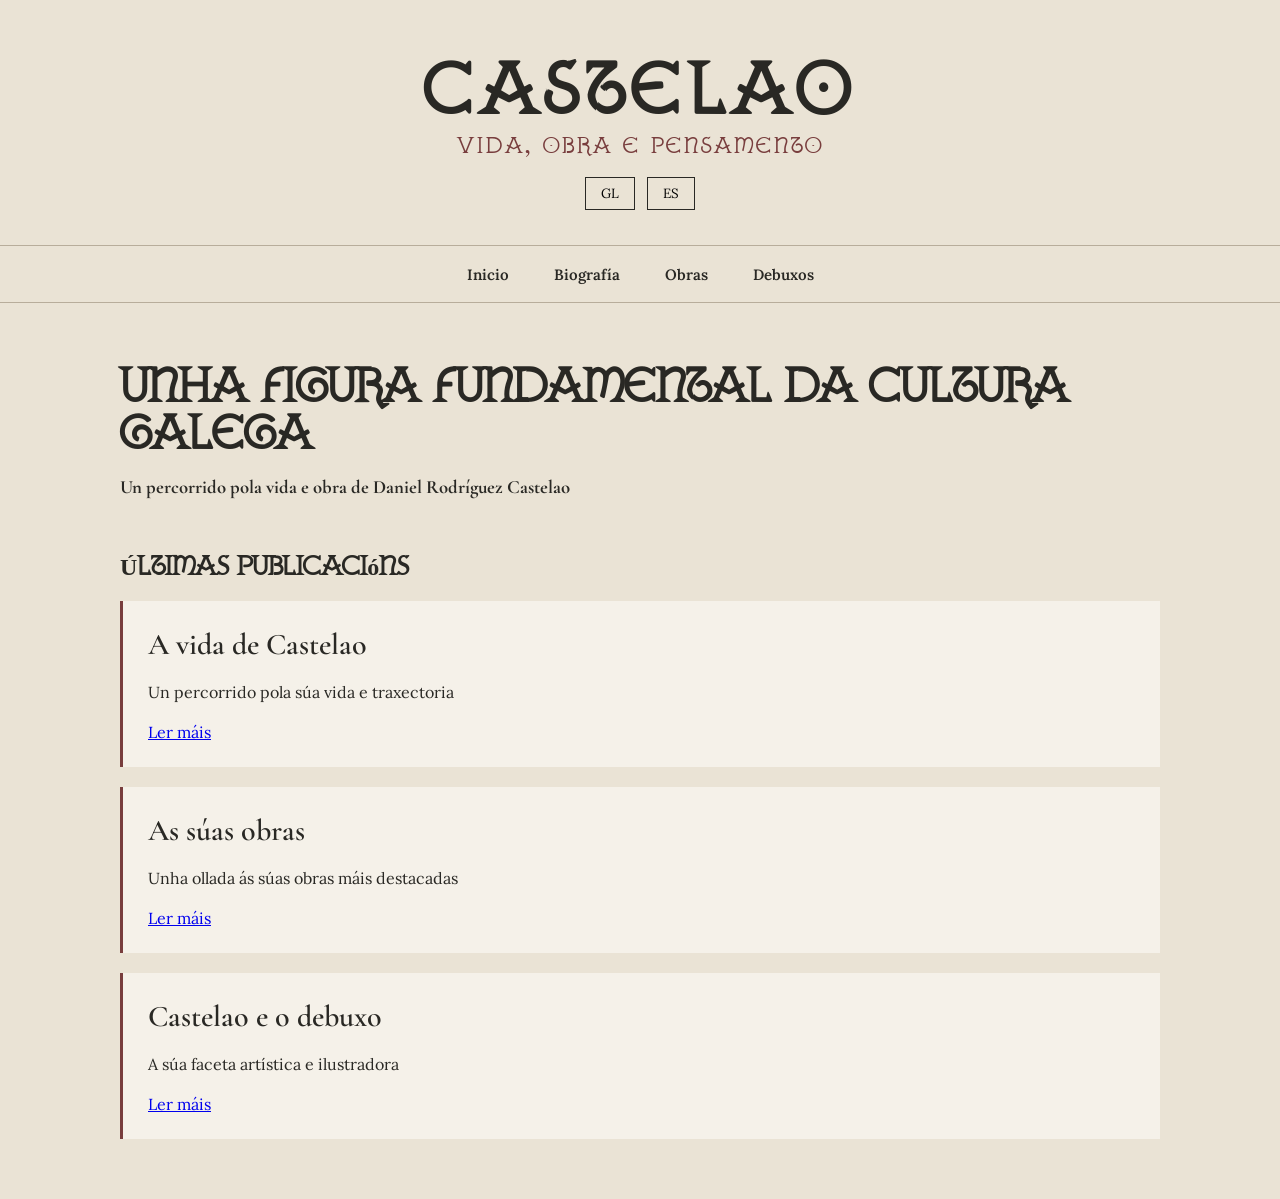
<file: index.html>
<!DOCTYPE html>
<html lang="gl">

<head>
    <meta charset="UTF-8">
    <meta name="viewport" content="width=device-width, initial-scale=1.0">
    <title>Castelao | Vida, obra e pensamento</title>
    <link rel="stylesheet" href="css/styles.css">
    <script src="js/script.js" defer></script>
</head>

<body>
    <header>
        <h1>CASTELAO</h1>
        <h2 data-i18n="subtitulo">Vida, obra e pensamento</h2>

        <div class="language-selector">
            <button id="lang-gl">GL</button>
            <button id="lang-es">ES</button>
        </div>
    </header>

    <nav>
        <ul>
            <li><a href="index.html" data-i18n="inicio">Inicio</a></li>
            <li><a href="historia.html" data-i18n="biografia">Biografía</a></li>
            <li><a href="obras.html" data-i18n="obras">Obras</a></li>
            <li><a href="debuxos.html" data-i18n="debuxos">Debuxos</a></li>
        </ul>
    </nav>

    <main>
        <h2 data-i18n="titulo_inicio">
            Unha figura fundamental da cultura galega
        </h2>

        <h3 data-i18n="descripcion_inicio">
            Un percorrido pola vida e obra de Daniel Rodríguez Castelao
        </h3>

        <section>
            <h2 data-i18n="ultimas_publicaciones">
                Últimas publicacións
            </h2>

            <article>
                <h3 data-i18n="articulo_historia">A vida de Castelao</h3>
                <p data-i18n="descripcion_historia">
                    Un percorrido pola súa vida e traxectoria
                </p>
                <a href="historia.html" data-i18n="leer_mas">Ler máis</a>
            </article>

            <article>
                <h3 data-i18n="articulo_obras">As súas obras</h3>
                <p data-i18n="descripcion_obras">
                    Unha ollada ás súas obras máis destacadas
                </p>
                <a href="obras.html" data-i18n="leer_mas">Ler máis</a>
            </article>

            <article>
                <h3 data-i18n="articulo_debuxos">Castelao e o debuxo</h3>
                <p data-i18n="descripcion_debuxos">
                    A súa faceta artística e ilustradora
                </p>
                <a href="debuxos.html" data-i18n="leer_mas">Ler máis</a>
            </article>
        </section>
    </main>
</body>

</html>
</file>
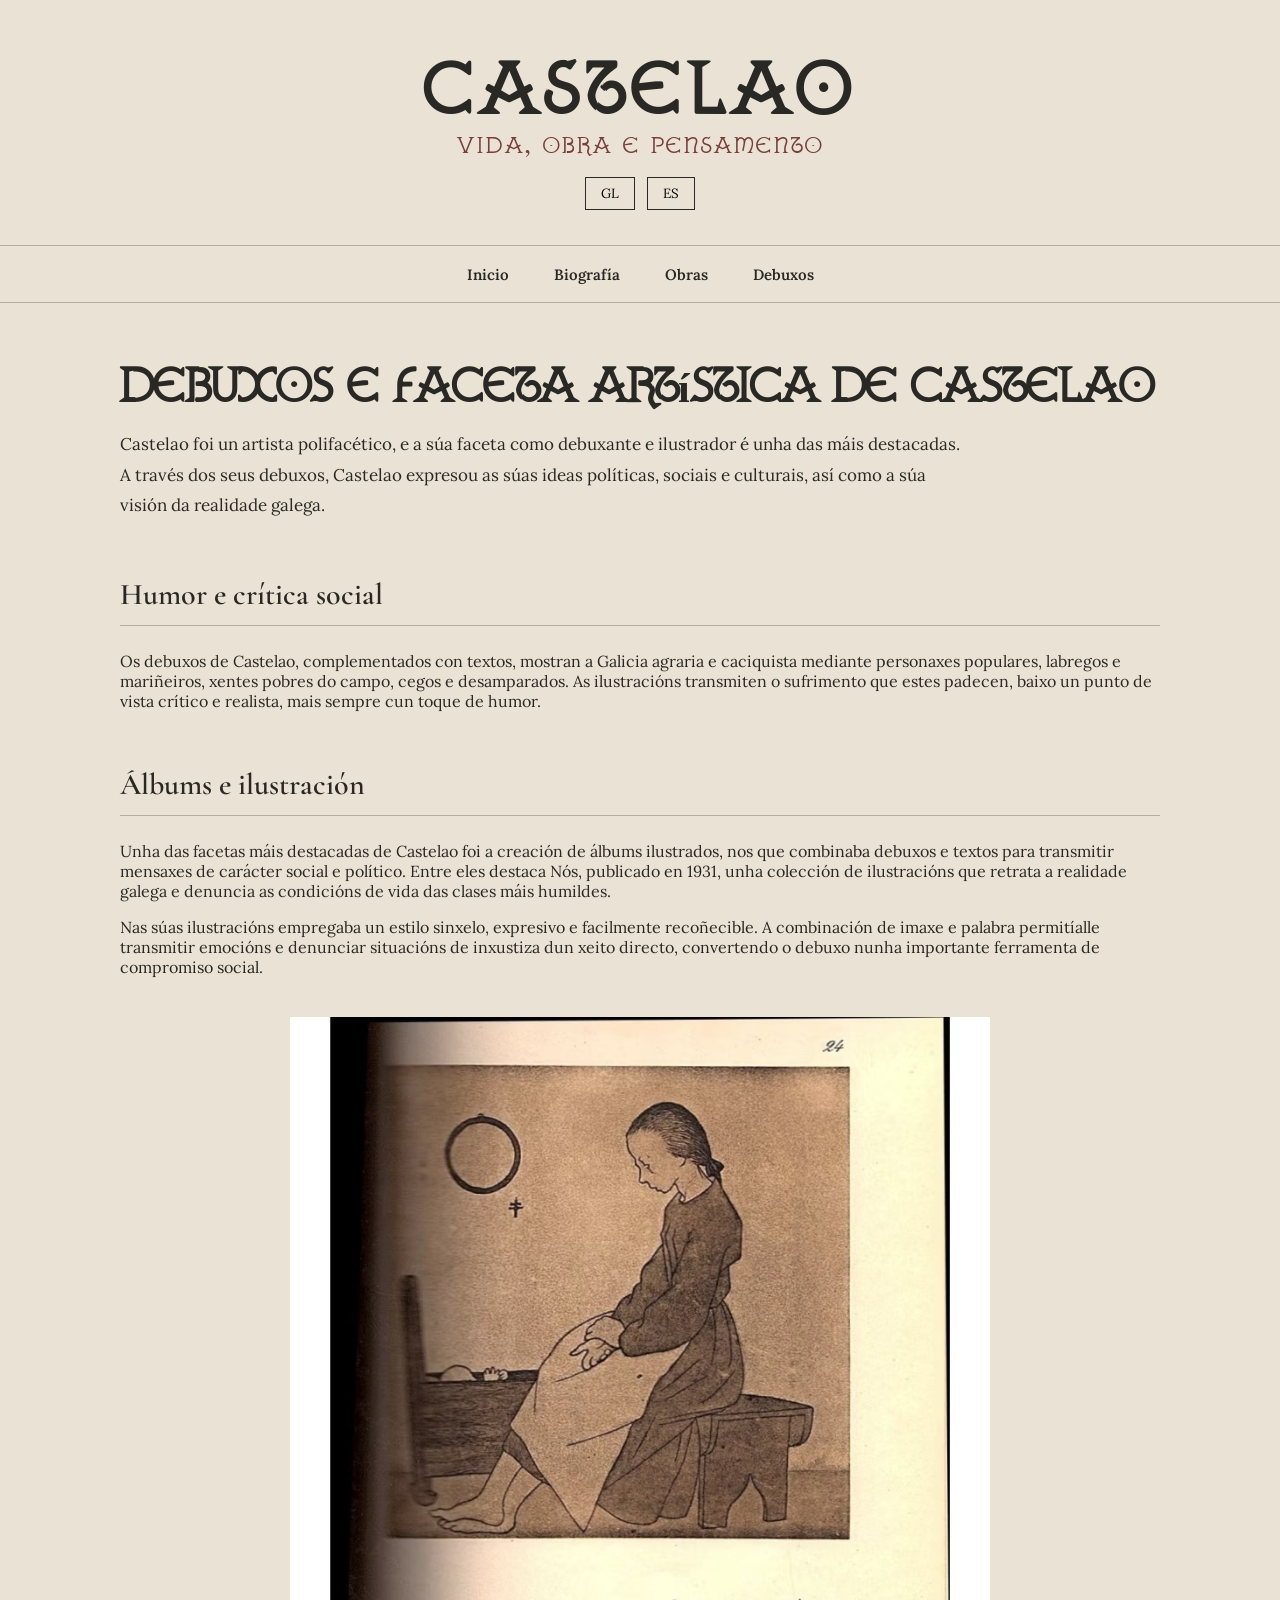
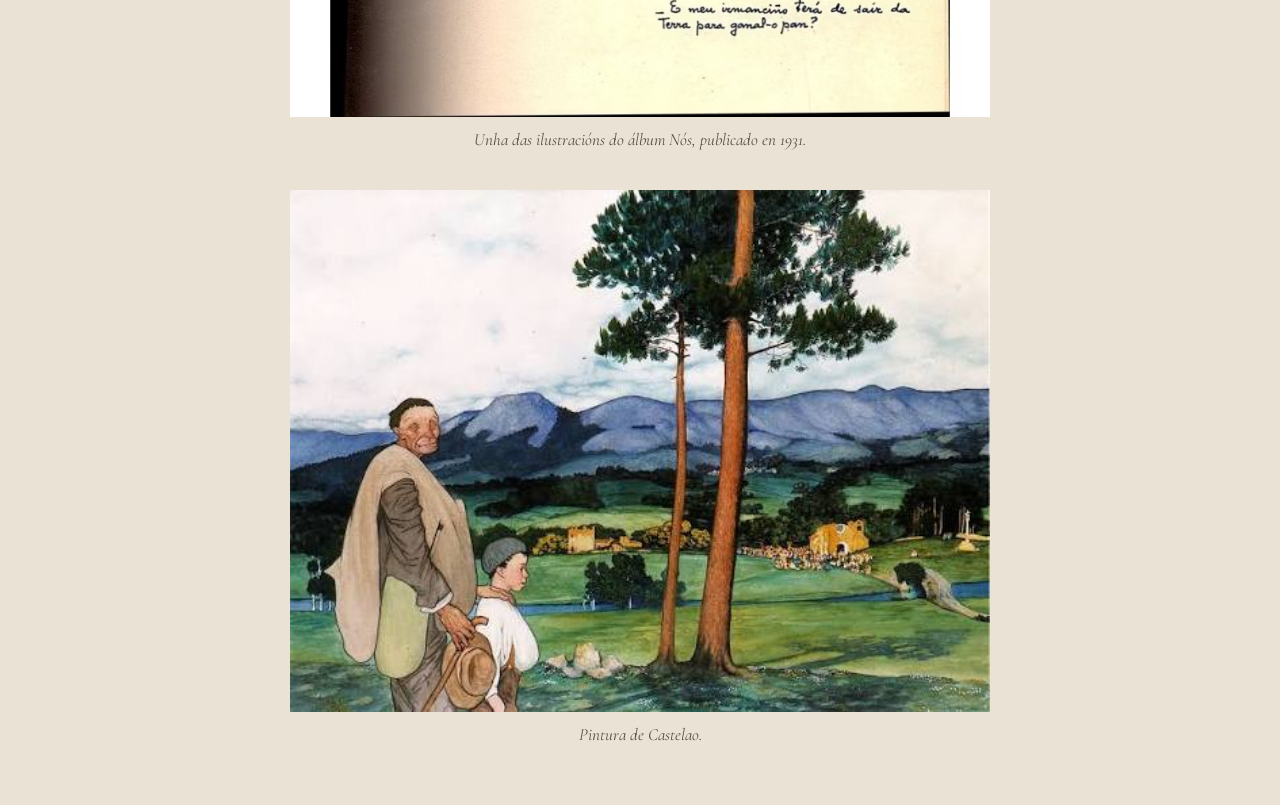
<file: debuxos.html>
<!DOCTYPE html>
<html lang="gl">

<head>
    <meta charset="UTF-8">
    <meta name="viewport" content="width=device-width, initial-scale=1.0">
    <title>Debuxos | Castelao</title>
    <link rel="stylesheet" href="css/styles.css">
    <script src="js/script.js" defer></script>
</head>

<body>

    <header>
        <h1>CASTELAO</h1>
        <h2 data-i18n="subtitulo">Vida, obra e pensamento</h2>

        <div class="language-selector">
            <button id="lang-gl">GL</button>
            <button id="lang-es">ES</button>
        </div>
    </header>

    <nav>
        <ul>
            <li><a href="index.html" data-i18n="inicio">Inicio</a></li>
            <li><a href="historia.html" data-i18n="biografia">Biografía</a></li>
            <li><a href="obras.html" data-i18n="obras">Obras</a></li>
            <li><a href="debuxos.html" data-i18n="debuxos">Debuxos</a></li>
        </ul>
    </nav>

    <main>
        <h2 data-i18n="debuxos_titulo">
            Debuxos e faceta artística de Castelao
        </h2>

        <p data-i18n="debuxos_intro">
            Castelao foi un artista polifacético, e a súa faceta como debuxante e ilustrador é unha das máis destacadas. A través dos seus debuxos, Castelao expresou as súas ideas políticas, sociais e culturais, así como a súa visión da realidade galega.
        </p>

        <section>
            <h3 data-i18n="humor_titulo">
                Humor e crítica social
            </h3>

            <p data-i18n="humor_p1">
                Os debuxos de Castelao, complementados con textos, mostran a Galicia agraria e caciquista mediante personaxes populares, labregos e mariñeiros, xentes pobres do campo, cegos e desamparados. As ilustracións transmiten o sufrimento que estes padecen, baixo un punto de vista crítico e realista, mais sempre cun toque de humor.
            </p>
        </section>

        <section>
            <h3 data-i18n="albumes_titulo">
                Álbums e ilustración
            </h3>

            <p data-i18n="albumes_p1">
                Unha das facetas máis destacadas de Castelao foi a creación de álbums ilustrados, nos que combinaba debuxos e textos para transmitir mensaxes de carácter social e político. Entre eles destaca Nós, publicado en 1931, unha colección de ilustracións que retrata a realidade galega e denuncia as condicións de vida das clases máis humildes.
            </p>

            <p data-i18n="albumes_p2">
                Nas súas ilustracións empregaba un estilo sinxelo, expresivo e facilmente recoñecible. A combinación de imaxe e palabra permitíalle transmitir emocións e denunciar situacións de inxustiza dun xeito directo, convertendo o debuxo nunha importante ferramenta de compromiso social.
            </p>

            <figure>
                <img src="img/castelao-nos.jpg" alt="Ilustración de Castelao pertencente ao álbum Nós">
                <figcaption data-i18n="albumes_caption">
                    Unha das ilustracións do álbum Nós, publicado en 1931.
                </figcaption>
            </figure>
            <figure>
                <img src="img/castelao-pintura.jpg" alt="Pintura de Castelao">
                <figcaption data-i18n="albumes_caption">
                    Pintura de Castelao.
                </figcaption>
            </figure>
        </section>

    </main>

</body>

</html>
</file>
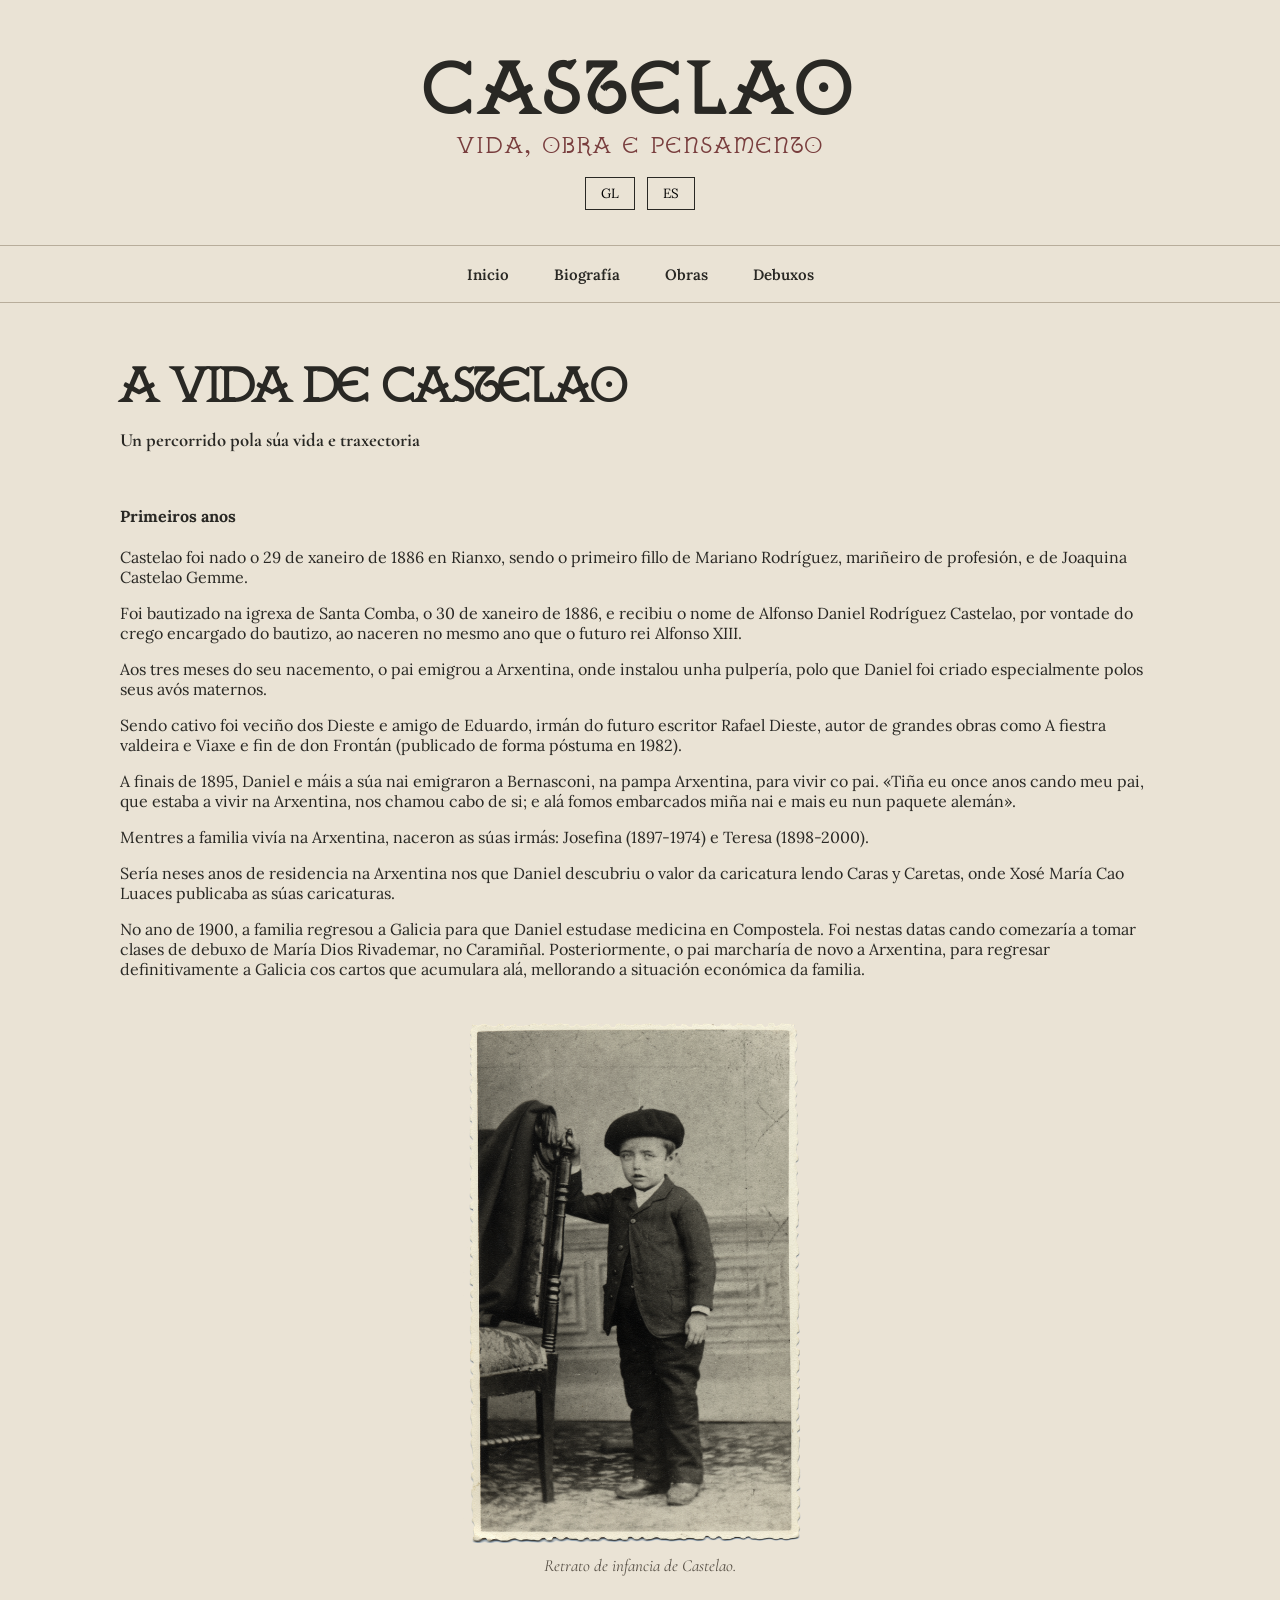
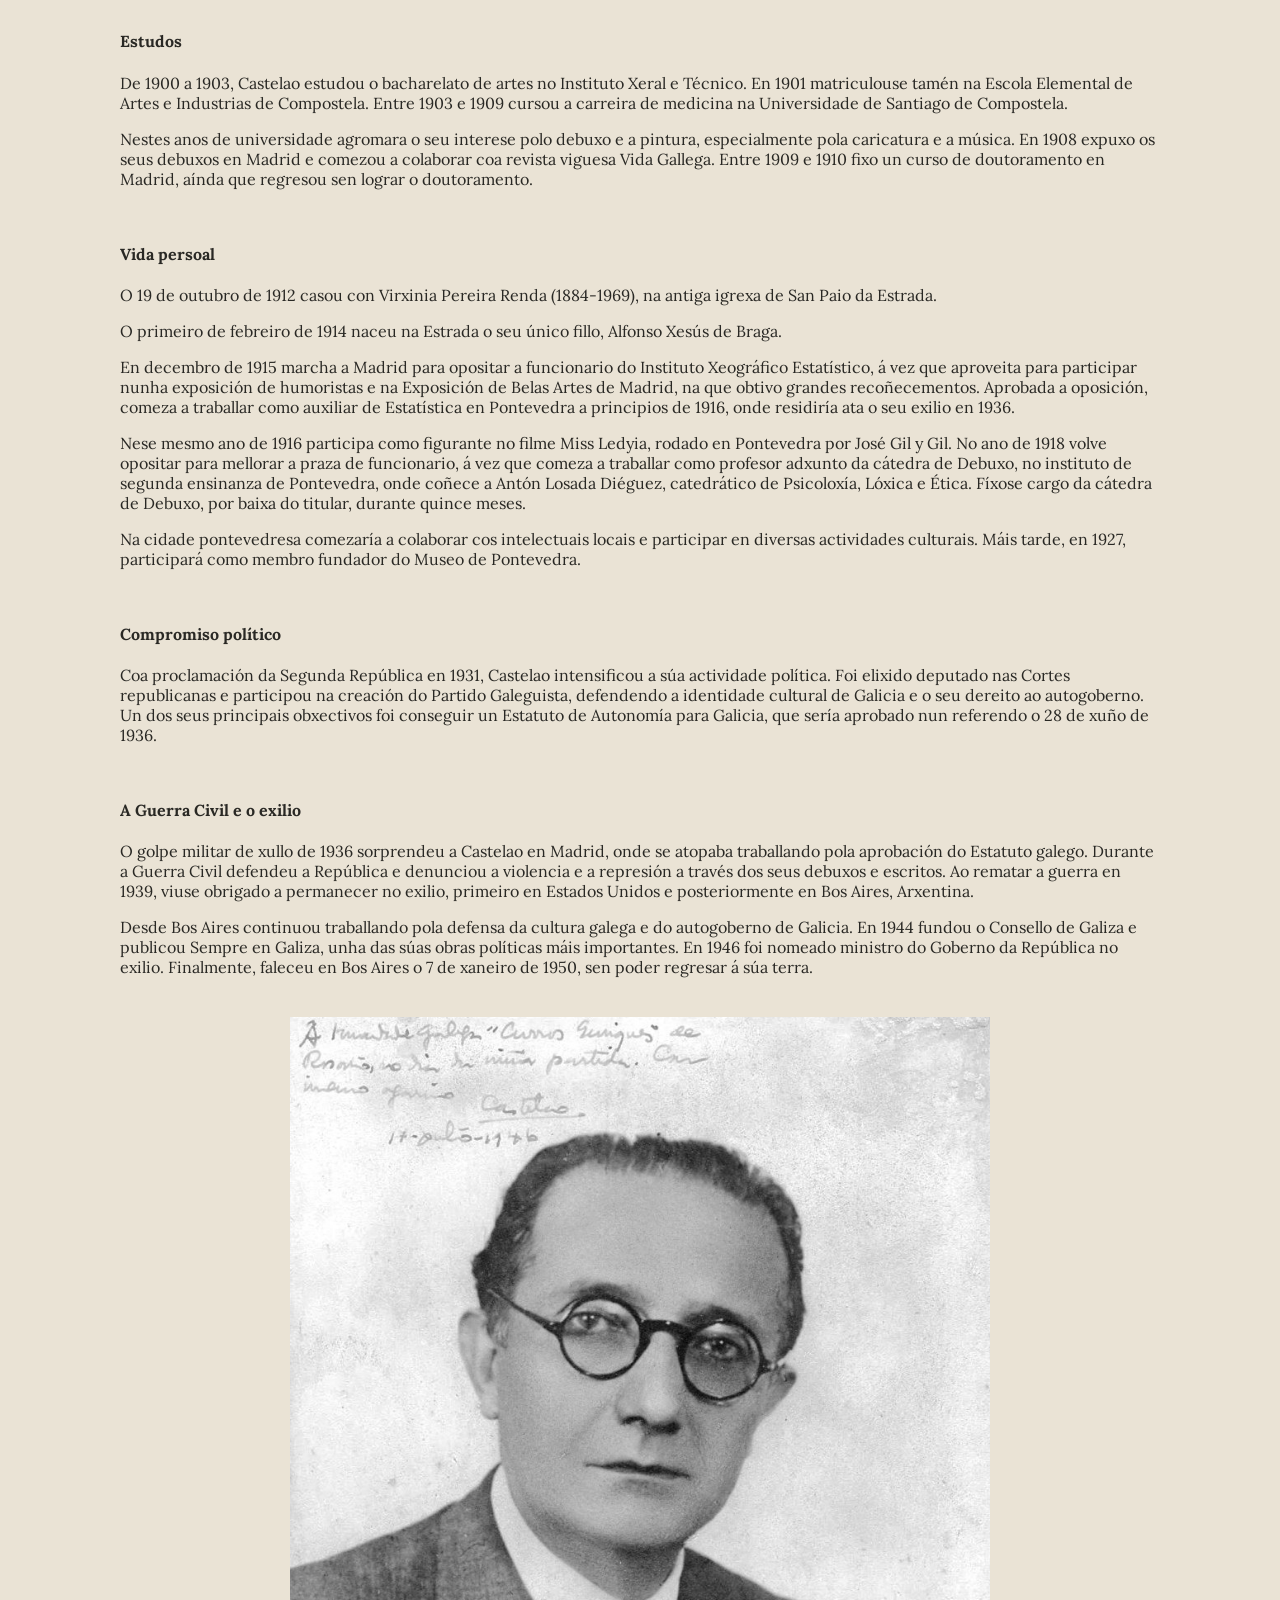
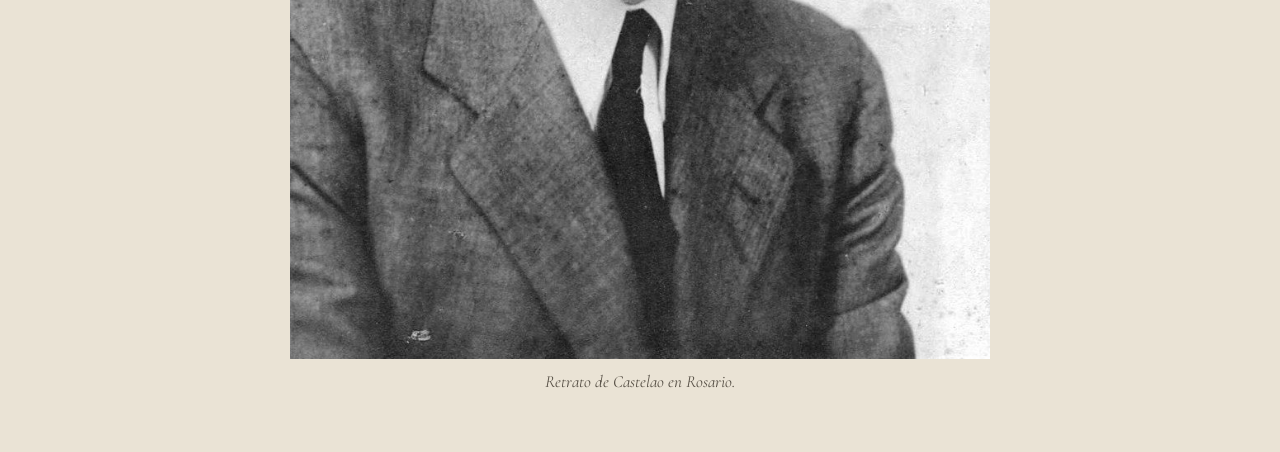
<file: historia.html>
<!DOCTYPE html>
<html lang="gl">

<head>
    <meta charset="UTF-8">
    <meta name="viewport" content="width=device-width, initial-scale=1.0">
    <title>Historia | Castelao</title>
    <link rel="stylesheet" href="css/styles.css">
    <script src="js/script.js" defer></script>
</head>

<body>

    <header>
        <h1>CASTELAO</h1>
        <h2 data-i18n="subtitulo">Vida, obra e pensamento</h2>

        <div class="language-selector">
            <button id="lang-gl">GL</button>
            <button id="lang-es">ES</button>
        </div>
    </header>

    <nav>
        <ul>
            <li><a href="index.html" data-i18n="inicio">Inicio</a></li>
            <li><a href="historia.html" data-i18n="biografia">Biografía</a></li>
            <li><a href="obras.html" data-i18n="obras">Obras</a></li>
            <li><a href="debuxos.html" data-i18n="debuxos">Debuxos</a></li>
        </ul>
    </nav>

    <main>
        <h2 data-i18n="historia_titulo">A vida de Castelao</h2>

        <h3 data-i18n="historia_descripcion">
            Un percorrido pola súa vida e traxectoria
        </h3>

        <section>
            <h4 data-i18n="primeiros_anos">Primeiros anos</h4>

            <p data-i18n="historia_p1">
                Castelao foi nado o 29 de xaneiro de 1886 en Rianxo, sendo o primeiro fillo de Mariano Rodríguez, mariñeiro de profesión, e de Joaquina Castelao Gemme.
            </p>

            <p data-i18n="historia_p2">
                Foi bautizado na igrexa de Santa Comba, o 30 de xaneiro de 1886, e recibiu o nome de Alfonso Daniel Rodríguez Castelao, por vontade do crego encargado do bautizo, ao naceren no mesmo ano que o futuro rei Alfonso XIII.
            </p>

            <p data-i18n="historia_p3">
                Aos tres meses do seu nacemento, o pai emigrou a Arxentina, onde instalou unha pulpería, polo que Daniel foi criado especialmente polos seus avós maternos.
            </p>

            <p data-i18n="historia_p4">
                Sendo cativo foi veciño dos Dieste e amigo de Eduardo, irmán do futuro escritor Rafael Dieste, autor de grandes obras como "A fiestra valdeira" e "Viaxe e fin de don Frontán" (publicado de forma póstuma en 1982).
            </p>

            <p data-i18n="historia_p5">
                A finais de 1895, Daniel e máis a súa nai emigraron a Bernasconi, na pampa Arxentina, para vivir co pai. "Tiña eu once anos cando meu pai, que estaba a vivir na Arxentina, nos chamou cabo de si; e alá fomos embarcados miña nai e mais eu nun paquete alemán".
            </p>

            <p data-i18n="historia_p6">
                Mentres a familia vivía na Arxentina, naceron as súas irmás: Josefina (1897-1974) e Teresa (1898-2000).
            </p>

            <p data-i18n="historia_p7">
                Sería neses anos de residencia na Arxentina nos que Daniel descubriu o valor da caricatura lendo "Caras y Caretas", onde Xosé María Cao Luaces publicaba as súas caricaturas.
            </p>

            <p data-i18n="historia_p8">
                No ano de 1900, a familia regresou a Galicia para que Daniel estudase medicina en Compostela. Foi nestas datas cando comezaría a tomar clases de debuxo de María Dios Rivademar, no Caramiñal. Posteriormente, o pai marcharía de novo a Arxentina, para regresar definitivamente a Galicia cos cartos que acumulara alá, mellorando a situación económica da familia.
            </p>
            <figure>
                <img src="img/castelao-neno.jpg" alt="Retrato de Castelao de neno">
                <figcaption data-i18n="albumes_caption">
                    Retrato de infancia de Castelao.
                </figcaption>
            </figure>
        </section>

        <section>
            <h4 data-i18n="estudos">Estudos</h4>

            <p data-i18n="estudos_p1">
                De 1900 a 1903, Castelao estudou o bacharelato de artes no Instituto Xeral e Técnico. En 1901 matriculouse tamén na Escola Elemental de Artes e Industrias de Compostela. Entre 1903 e 1909 cursou a carreira de medicina na Universidade de Santiago de Compostela.
            </p>

            <p data-i18n="estudos_p2">
                Nestes anos de universidade agromara o seu interese polo debuxo e a pintura, especialmente pola caricatura e a música. En 1908 expuxo os seus debuxos en Madrid e comezou a colaborar coa revista viguesa "Vida Gallega". Entre 1909 e 1910 fixo un curso de doutoramento en Madrid, aínda que regresou sen lograr o doutoramento.
            </p>
        </section>

        <section>
            <h4 data-i18n="vida_persoal">Vida persoal</h4>

            <p data-i18n="vida_persoal_p1">
                O 19 de outubro de 1912 casou con Virxinia Pereira Renda (1884-1969), na antiga igrexa de San Paio da Estrada.
            </p>

            <p data-i18n="vida_persoal_p2">
                O primeiro de febreiro de 1914 naceu na Estrada o seu único fillo, Alfonso Xesús de Braga.
            </p>

            <p data-i18n="vida_persoal_p3">
                En decembro de 1915 marcha a Madrid para opositar a funcionario do Instituto Xeográfico Estatístico, á vez que aproveita para participar nunha exposición de humoristas e na Exposición de Belas Artes de Madrid, na que obtivo grandes recoñecementos. Aprobada a oposición, comeza a traballar como auxiliar de Estatística en Pontevedra a principios de 1916, onde residiría ata o seu exilio en 1936.
            </p>

            <p data-i18n="vida_persoal_p4">
                Nese mesmo ano de 1916 participa como figurante no filme Miss Ledyia, rodado en Pontevedra por José Gil y Gil. No ano de 1918 volve opositar para mellorar a praza de funcionario, á vez que comeza a traballar como profesor adxunto da cátedra de Debuxo, no instituto de segunda ensinanza de Pontevedra, onde coñece a Antón Losada Diéguez, catedrático de Psicoloxía, Lóxica e Ética. Fíxose cargo da cátedra de Debuxo, por baixa do titular, durante quince meses.
            </p>

            <p data-i18n="vida_persoal_p5">
                Na cidade pontevedresa comezaría a colaborar cos intelectuais locais e participar en diversas actividades culturais. Máis tarde, en 1927, participará como membro fundador do Museo de Pontevedra.
            </p>
        </section>

        <section>
            <h4 data-i18n="compromiso_politico">Compromiso político</h4>

            <p data-i18n="compromiso_politico_p1">
                Coa proclamación da Segunda República en 1931, Castelao intensificou a súa actividade política. Foi elixido deputado nas Cortes republicanas e participou na creación do Partido Galeguista, defendendo a identidade cultural de Galicia e o seu dereito ao autogoberno. Un dos seus principais obxectivos foi conseguir un Estatuto de Autonomía para Galicia, que sería aprobado nun referendo o 28 de xuño de 1936.
            </p>
        </section>

        <section>
            <h4 data-i18n="guerra_exilio">A Guerra Civil e o exilio</h4>

            <p data-i18n="guerra_exilio_p1">
                O golpe militar de xullo de 1936 sorprendeu a Castelao en Madrid, onde se atopaba traballando pola aprobación do Estatuto galego. Durante a Guerra Civil defendeu a República e denunciou a violencia e a represión a través dos seus debuxos e escritos. Ao rematar a guerra en 1939, viuse obrigado a permanecer no exilio, primeiro en Estados Unidos e posteriormente en Bos Aires, Arxentina.
            </p>

            <p data-i18n="guerra_exilio_p2">
                Desde Bos Aires continuou traballando pola defensa da cultura galega e do autogoberno de Galicia. En 1944 fundou o Consello de Galiza e publicou Sempre en Galiza, unha das súas obras políticas máis importantes. En 1946 foi nomeado ministro do Goberno da República no exilio. Finalmente, faleceu en Bos Aires o 7 de xaneiro de 1950, sen poder regresar á súa terra.
            </p>
            <figure>
                <img src="img/castelao-foto.jpg" alt="Retrato de Castelao en Rosario">
                <figcaption data-i18n="albumes_caption">
                    Retrato de Castelao en Rosario.
                </figcaption>
            </figure>
        </section>

    </main>

</body>
</html>
</file>
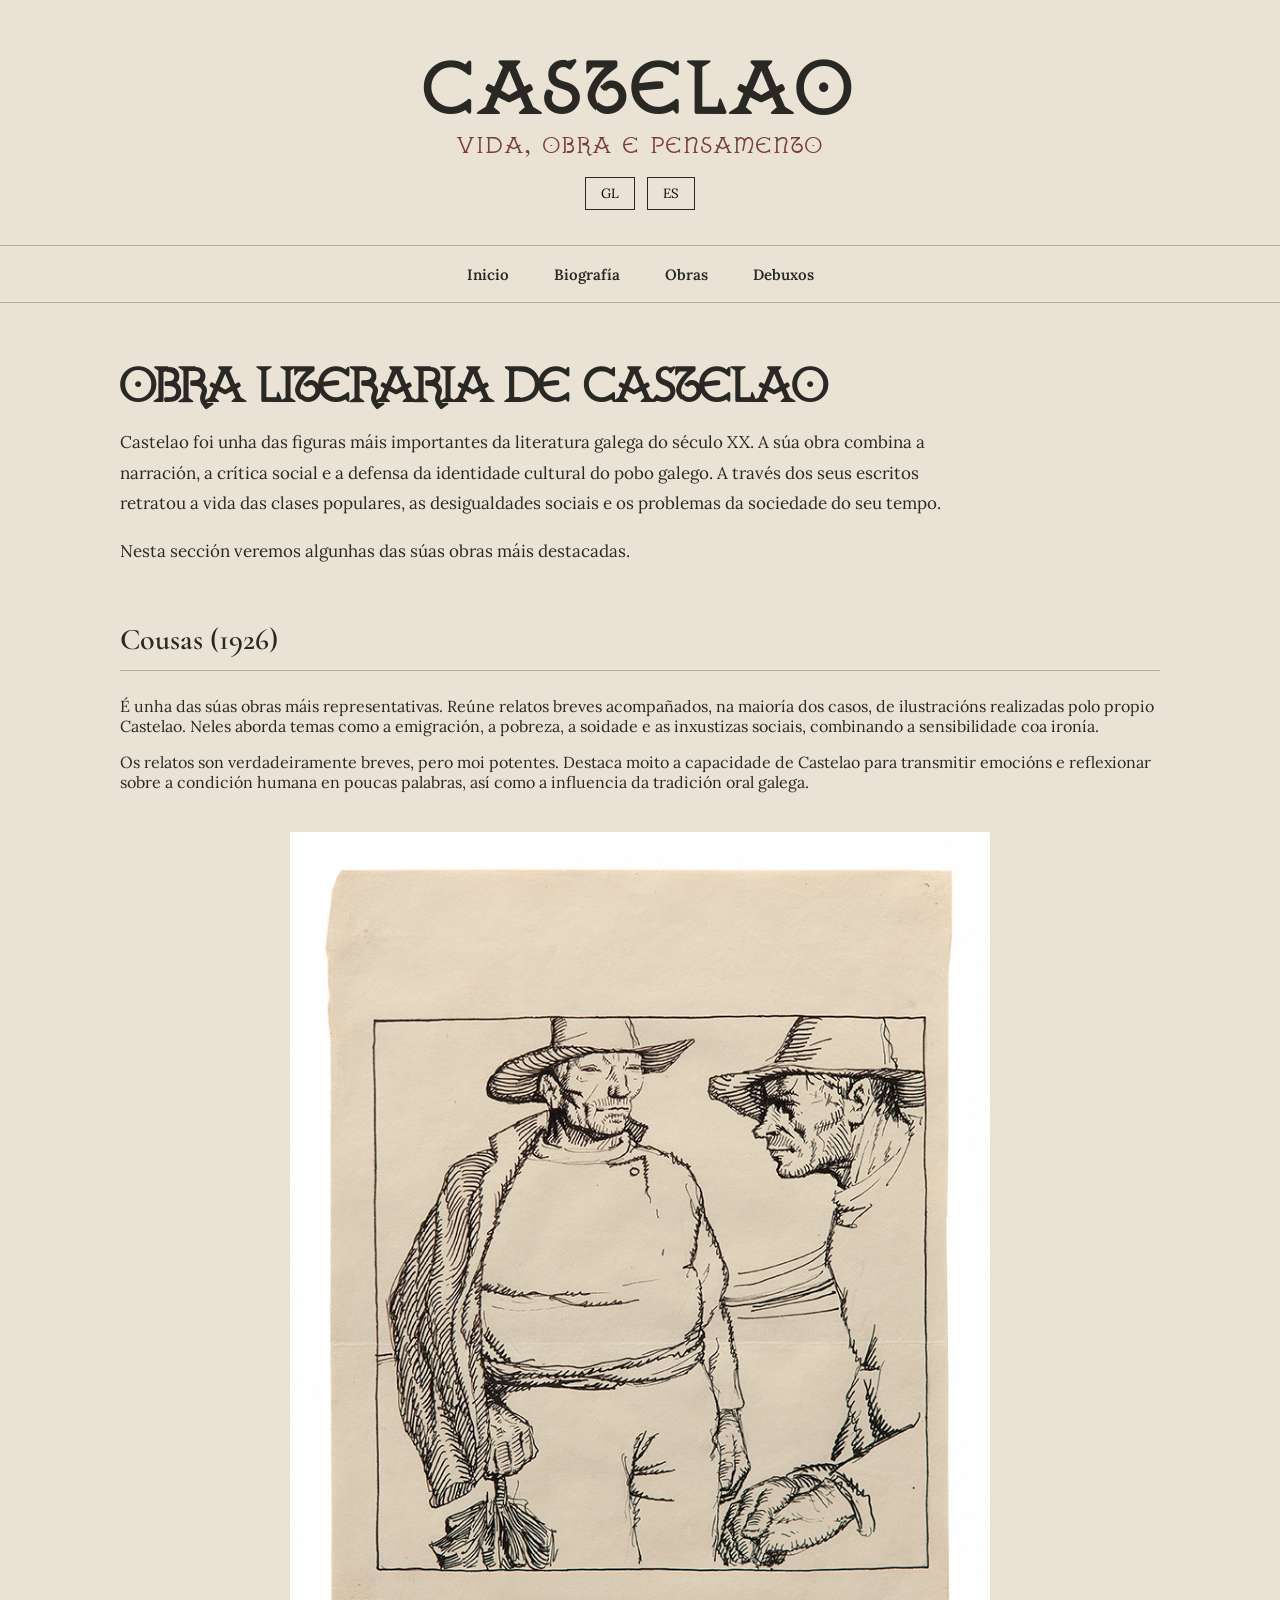
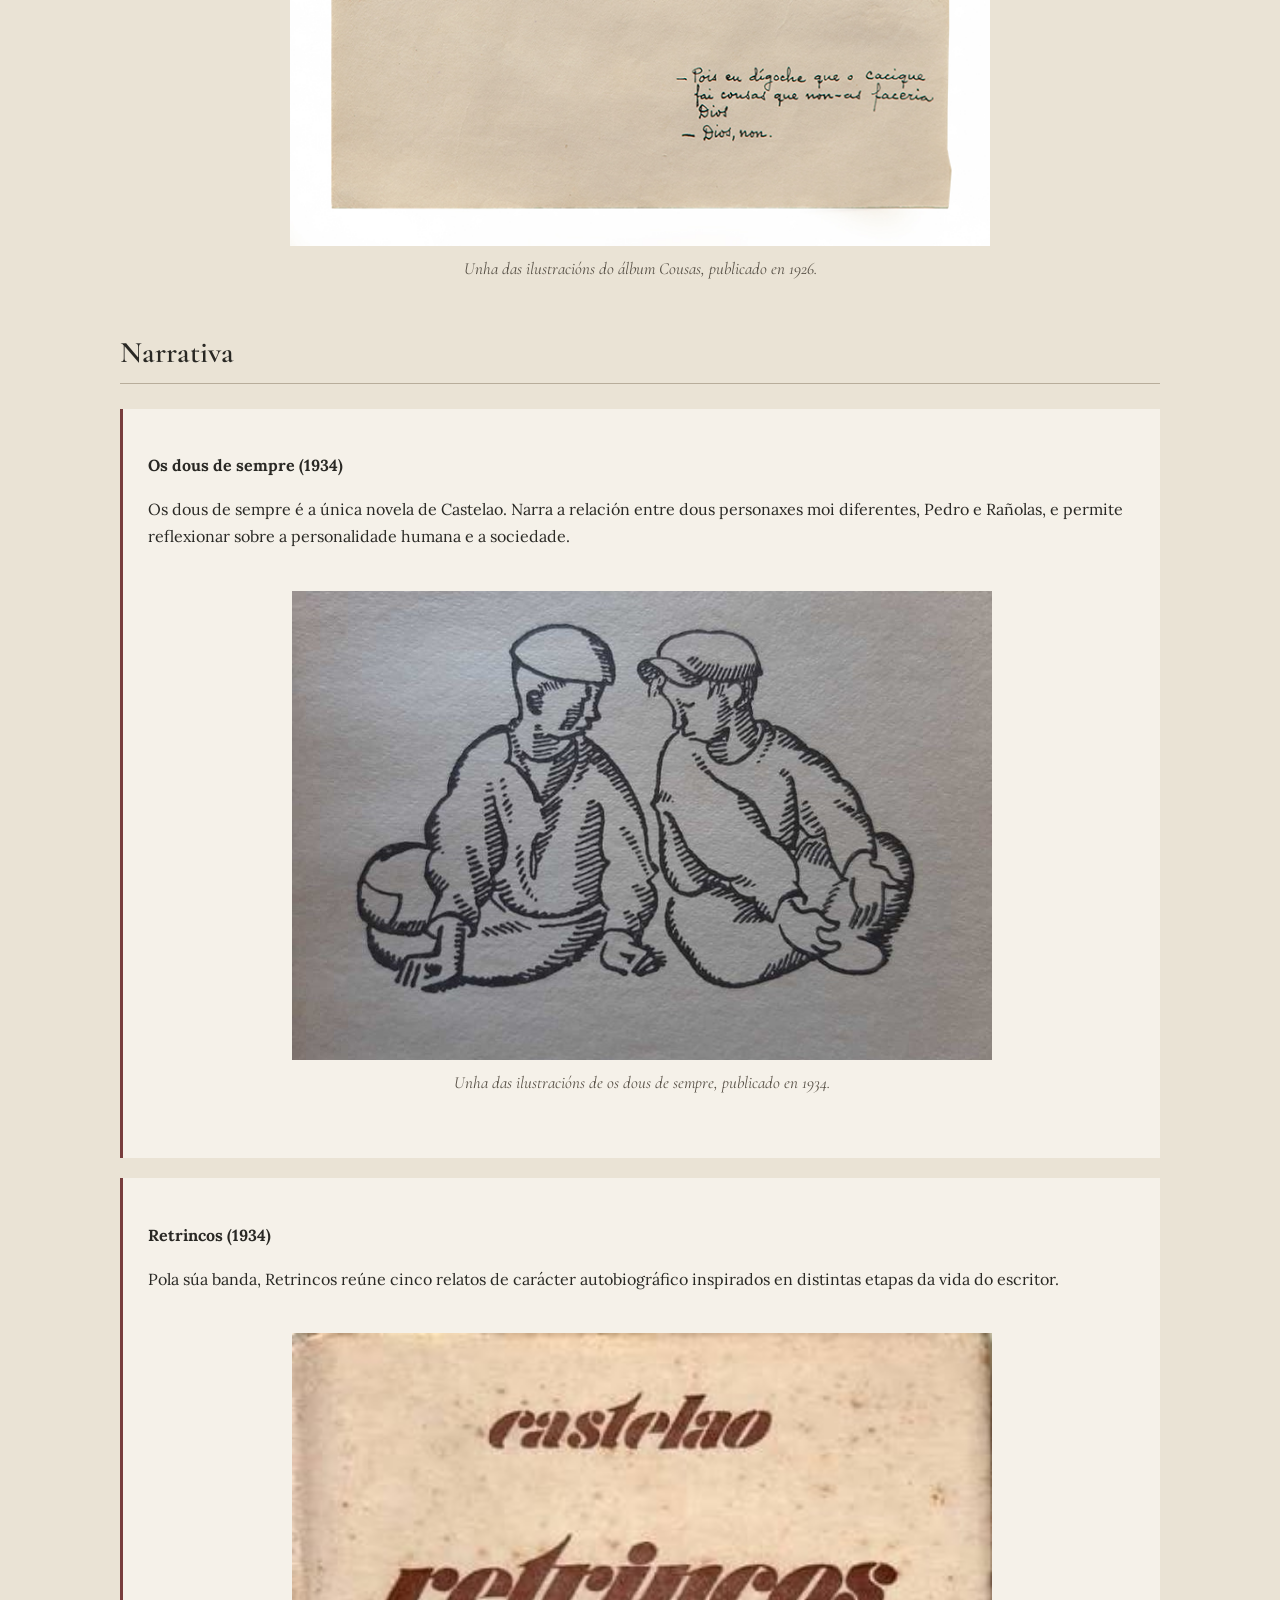
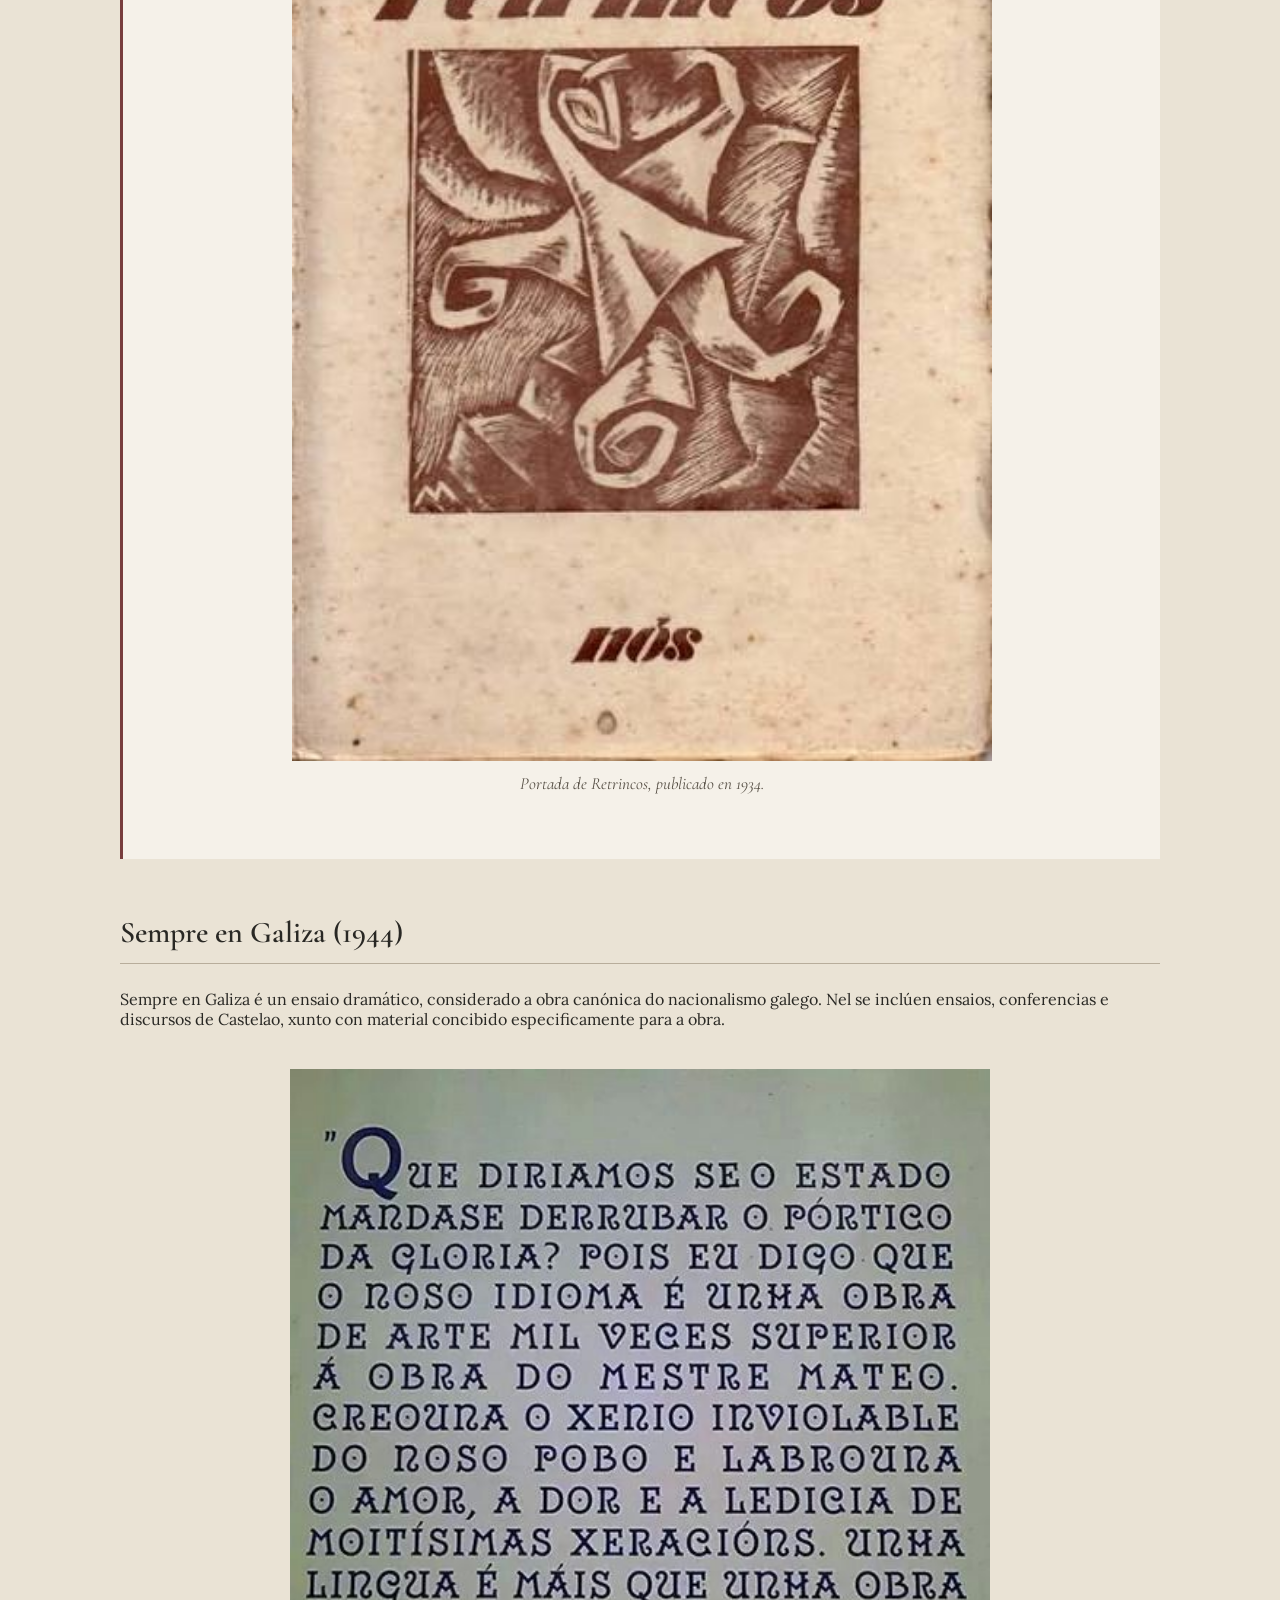
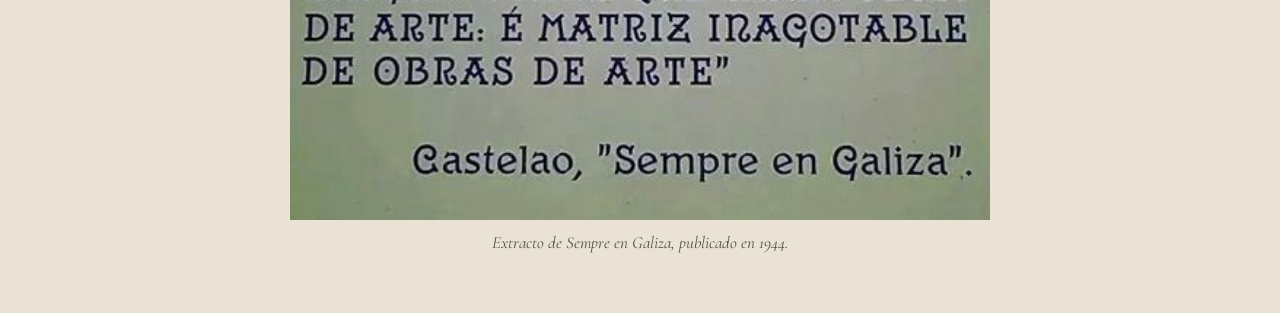
<file: obras.html>
<!DOCTYPE html>
<html lang="gl">

<head>
    <meta charset="UTF-8">
    <meta name="viewport" content="width=device-width, initial-scale=1.0">
    <title>Obras | Castelao</title>
    <link rel="stylesheet" href="css/styles.css">
    <script src="js/script.js" defer></script>
</head>

<body>

    <header>
        <h1>CASTELAO</h1>
        <h2 data-i18n="subtitulo">Vida, obra e pensamento</h2>

        <div class="language-selector">
            <button id="lang-gl">GL</button>
            <button id="lang-es">ES</button>
        </div>
    </header>

    <nav>
        <ul>
            <li><a href="index.html" data-i18n="inicio">Inicio</a></li>
            <li><a href="historia.html" data-i18n="biografia">Biografía</a></li>
            <li><a href="obras.html" data-i18n="obras">Obras</a></li>
            <li><a href="debuxos.html" data-i18n="debuxos">Debuxos</a></li>
        </ul>
    </nav>

    <main>
        <h2 data-i18n="obras_titulo">Obra literaria de Castelao</h2>

        <p data-i18n="obras_intro">
            Castelao foi unha das figuras máis importantes da literatura galega do século XX. A súa obra combina a narración, a crítica social e a defensa da identidade cultural do pobo galego. A través dos seus escritos retratou a vida das clases populares, as desigualdades sociais e os problemas da sociedade do seu tempo.
        </p>

        <p data-i18n="obras_intro2">
            Nesta sección veremos algunhas das súas obras máis destacadas.
        </p>

        <section>
            <h3 data-i18n="cousas_titulo">Cousas (1926)</h3>

            <p data-i18n="cousas_p1">
                É unha das súas obras máis representativas. Reúne relatos breves acompañados, na maioría dos casos, de ilustracións realizadas polo propio Castelao. Neles aborda temas como a emigración, a pobreza, a soidade e as inxustizas sociais, combinando a sensibilidade coa ironía.
            </p>

            <p data-i18n="cousas_p2">
                Os relatos son verdadeiramente breves, pero moi potentes. Destaca moito a capacidade de Castelao para transmitir emocións e reflexionar sobre a condición humana en poucas palabras, así como a influencia da tradición oral galega.
            </p>
            <figure>
                <img src="img/castelao-cousas.jpg" alt="Extracto de Cousas, publicado en 1926">
                <figcaption data-i18n="albumes_caption">
                    Unha das ilustracións do álbum Cousas, publicado en 1926.
                </figcaption>
            </figure>
        </section>

        <section>
            <h3 data-i18n="narrativa">Narrativa</h3>

            <article>
                <h4 data-i18n="dous_titulo">Os dous de sempre (1934)</h4>

                <p data-i18n="dous_p1">
                    Os dous de sempre é a única novela de Castelao. Narra a relación entre dous personaxes moi diferentes, Pedro e Rañolas, e permite reflexionar sobre a personalidade humana e a sociedade.
                </p>
                <figure>
                <img src="img/castelao-dos-de-sempre.jpg" alt="Extracto de Os dous de sempre, publicado en 1934">
                <figcaption data-i18n="albumes_caption">
                    Unha das ilustracións de os dous de sempre, publicado en 1934.
                </figcaption>
            </figure>
            </article>

            <article>
                <h4 data-i18n="retrincos_titulo">Retrincos (1934)</h4>

                <p data-i18n="retrincos_p1">
                    Pola súa banda, Retrincos reúne cinco relatos de carácter autobiográfico inspirados en distintas etapas da vida do escritor.
                </p>
                <figure>
                <img src="img/castelao-retrincos.jpg" alt="Extracto de Retrincos, publicado en 1934">
                <figcaption data-i18n="albumes_caption">
                    Portada de Retrincos, publicado en 1934.
                </figcaption>
            </figure>
            </article>
        </section>

        <section>
            <h3 data-i18n="sempre_titulo">Sempre en Galiza (1944)</h3>

            <p data-i18n="sempre_p1">
                Sempre en Galiza é un ensaio dramático, considerado a obra canónica do nacionalismo galego. Nel se inclúen ensaios, conferencias e discursos de Castelao, xunto con material concibido especificamente para a obra.
            </p>
            <figure>
                <img src="img/castelao-sempre.jpg" alt="Extracto de Sempre en Galiza, publicado en 1944">
                <figcaption data-i18n="albumes_caption">
                    Extracto de Sempre en Galiza, publicado en 1944.
                </figcaption>
            </figure>
        </section>
    </main>

</body>
</html>
</file>
<file: css/styles.css>
@import url('https://fonts.googleapis.com/css2?family=Cormorant+Garamond:wght@400;500;600;700&family=Lora:wght@400;500;600&display=swap');

@font-face {
    font-family: 'Gallaecia';
    src: url('../fonts/Gallaecia.TTF') format('truetype');
    font-weight: normal;
    font-style: normal;
}

:root {
    --fondo: #EAE3D5;
    --texto: #292824;
    --acento: #783D3D;
    --superficie: #F5F1E9;
}

* {
    box-sizing: border-box;
}

body {
    background-color: var(--fondo);
    color: var(--texto);
    font-family: Lora, serif;
    margin: 0;
}

h1, h2{
    font-family: Gallaecia, serif;
    
}

h3 {
    font-family: 'Cormorant Garamond', serif;
}

header {
    text-align: center;
    padding: 55px 20px 35px;
    border-bottom: 1px solid #b8ad9b;
}

header h1 {
    font-size: 64px;
    font-weight: 600;
    letter-spacing: 8px;
    margin: 0;
    color: var(--texto);
}

header h2 {
    font-size: 20px;
    font-weight: 400;
    letter-spacing: 3px;
    text-transform: uppercase;
    margin-top: 8px;
    color: var(--acento);
}

nav {
    padding: 18px;
    border-bottom: 1px solid #b8ad9b;
}

nav ul {
    display: flex;
    justify-content: center;
    gap: 45px;
    list-style: none;
    padding: 0;
    margin: 0;
}

nav a {
    text-decoration: none;
    color: var(--texto);
    font-size: 15px;
    font-weight: 600;
    transition: color 0.3s;
}

nav a:hover {
    color: var(--acento);
}

main {
    max-width: 1100px;
    margin: 60px auto;
    padding: 0 30px;
}

main > h1,
main > h2 {
    font-size: 42px;
    font-weight: 600;
    margin-bottom: 15px;
}

main > p {
    font-size: 17px;
    line-height: 1.8;
    max-width: 850px;
}

section {
    margin-top: 55px;
}

section h3 {
    font-size: 30px;
    font-weight: 600;
    border-bottom: 1px solid #b8ad9b;
    padding-bottom: 12px;
    margin-bottom: 25px;
}

article {
    background-color: var(--superficie);
    padding: 25px;
    margin-bottom: 20px;
    border-left: 3px solid var(--acento);
}

article h3 {
    border: none;
    padding: 0;
    margin: 0 0 10px;
}

article p {
    line-height: 1.7;
}

figure {
    margin: 40px 0;
    text-align: center;
}

figure img {
    max-width: 100%;
    width: 700px;
    height: auto;
    display: block;
    margin: 0 auto;
}

figcaption {
    font-family: 'Cormorant Garamond', serif;
    font-size: 17px;
    font-style: italic;
    color: #575046;
    margin-top: 12px;
}

@media (max-width: 768px) {

    header {
        padding: 35px 15px 25px;
    }

    header h1 {
        font-size: 42px;
        letter-spacing: 5px;
    }

    header h2 {
        font-size: 14px;
    }

    nav ul {
        flex-wrap: wrap;
        gap: 20px;
    }

    main {
        margin: 35px auto;
        padding: 0 20px;
    }

    main > h1,
    main > h2 {
        font-size: 32px;
    }

    section h3 {
        font-size: 25px;
    }

    article {
        padding: 18px;
    }
}

.language-selector {
    display: flex;
    justify-content: center;
    gap: 12px;
    margin-top: 20px;
}

.language-selector button {
    background: transparent;
    border: 1px solid var(--texto);
    padding: 7px 15px;
    cursor: pointer;
    font-family: 'Lora', serif;
    transition: all 0.3s;
}

.language-selector button:hover {
    background-color: var(--texto);
    color: var(--fondo);
}
</file>
